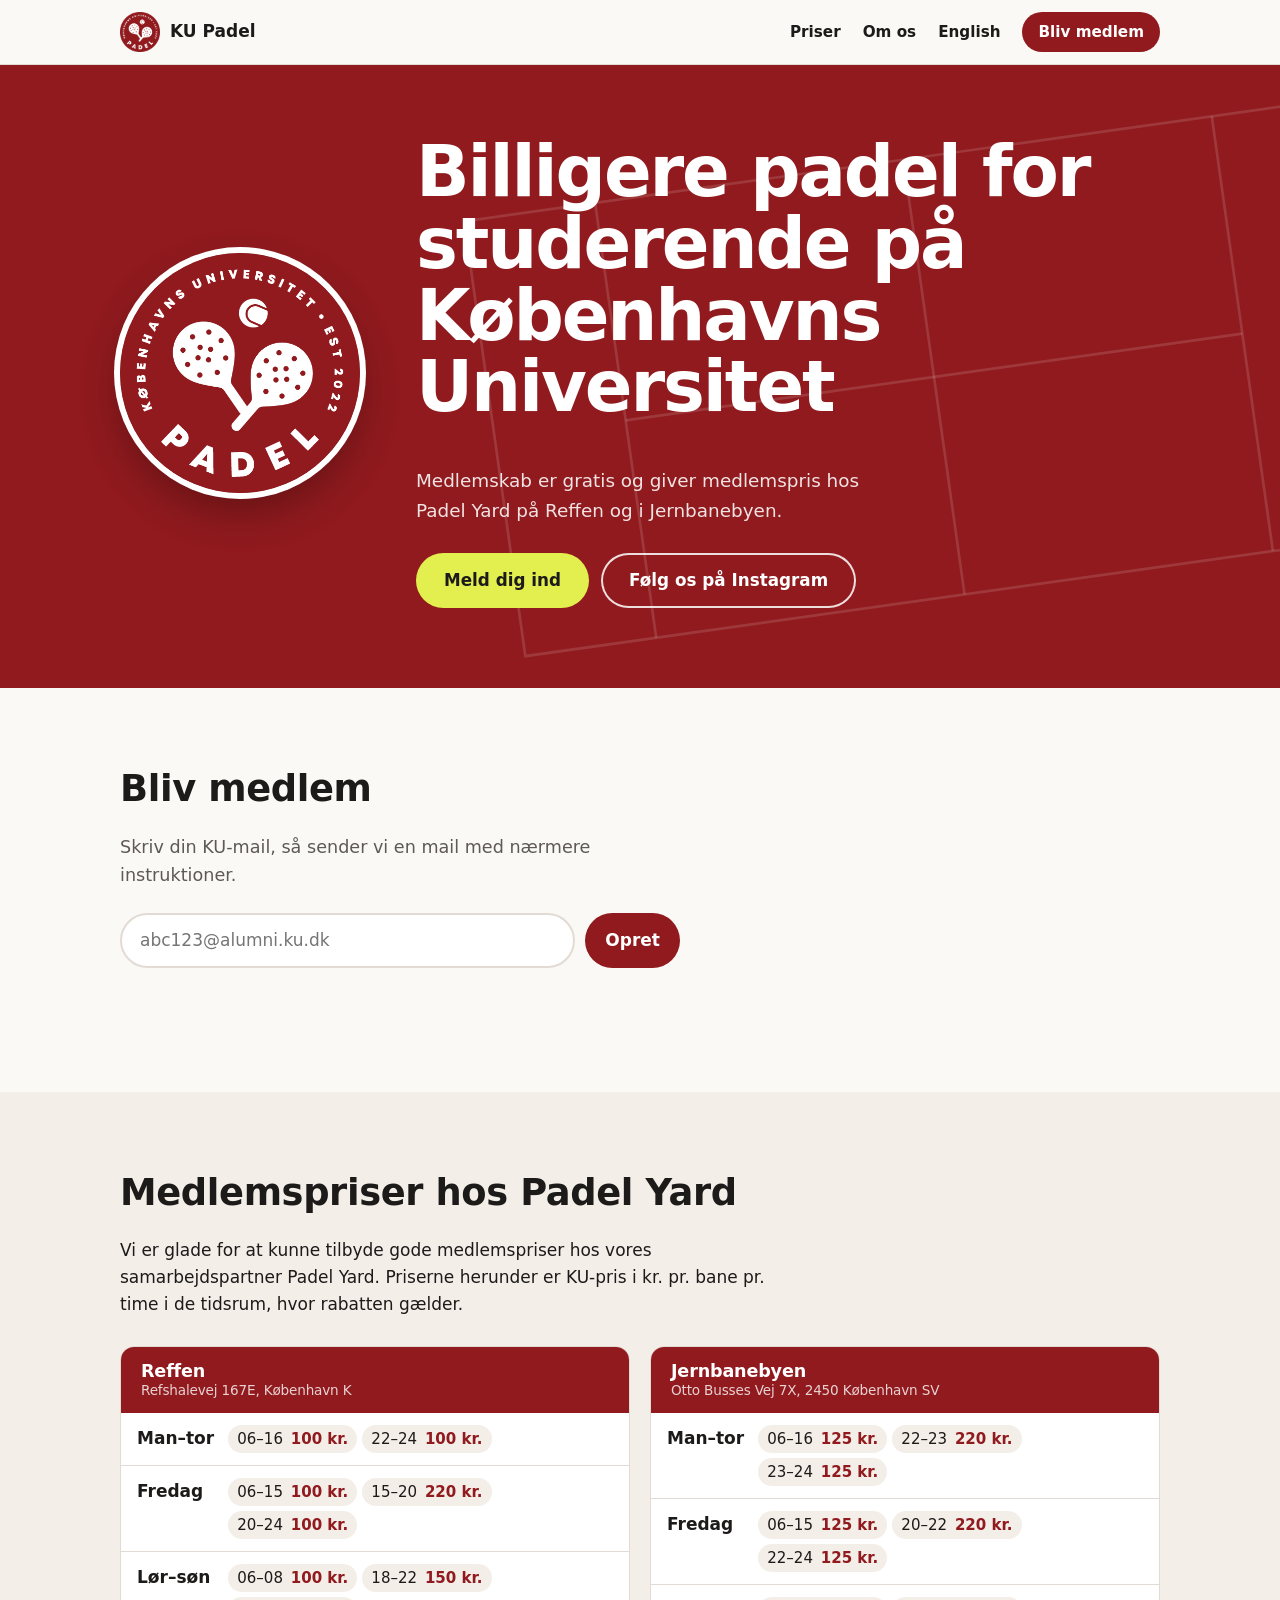
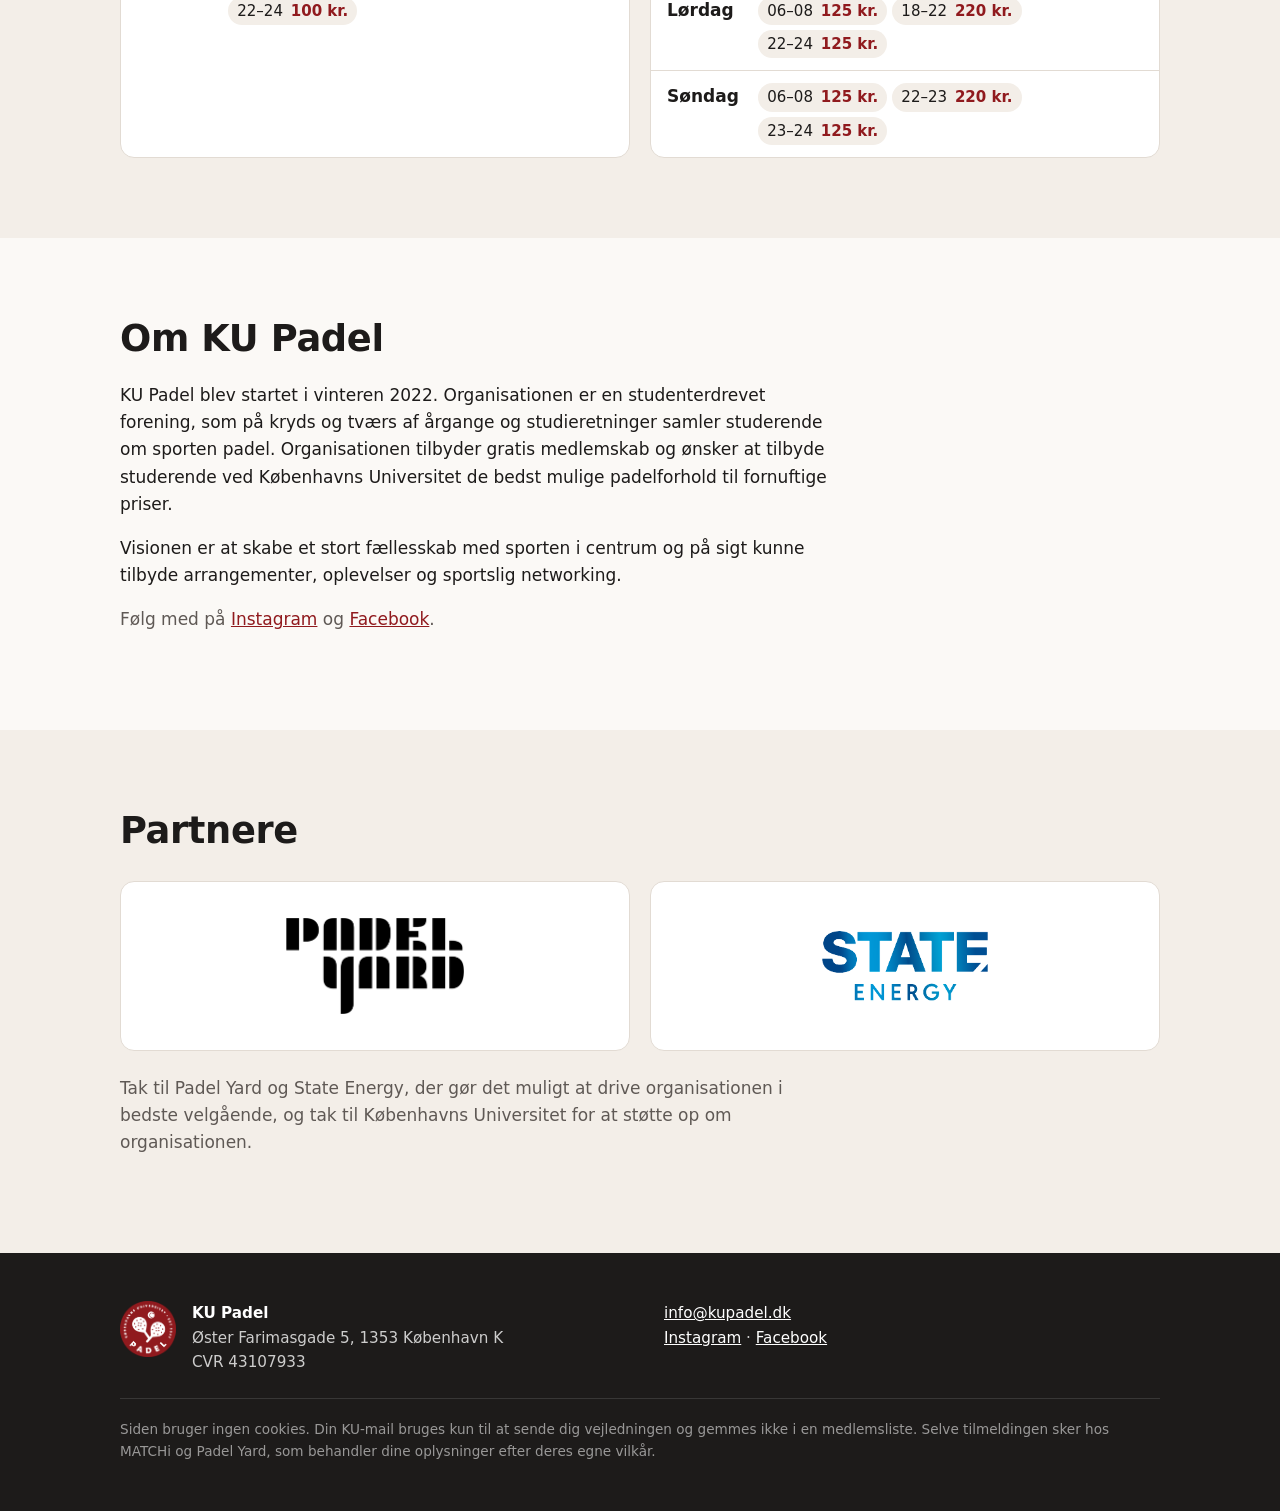
<file: index.html>
<!doctype html>
<html lang="da">
<head>
  <meta charset="utf-8">
  <meta name="viewport" content="width=device-width, initial-scale=1">
  <title>KU Padel – for studerende</title>
  <meta name="description" content="KU Padel er en gratis, studenterdrevet forening for studerende ved Københavns Universitet. Bliv medlem og spil billigere padel hos Padel Yard.">
  <meta property="og:title" content="KU Padel – for studerende">
  <meta property="og:description" content="Gratis medlemskab og billigere padel hos Padel Yard for studerende ved Københavns Universitet.">
  <meta property="og:image" content="https://kupadel.dk/assets/logo.png">
  <meta property="og:url" content="https://kupadel.dk/">
  <link rel="alternate" hreflang="en" href="https://kupadel.dk/en/">
  <link rel="icon" href="assets/favicon.png">
  <link rel="apple-touch-icon" href="assets/apple-touch-icon.png">
  <link rel="stylesheet" href="style.css">
</head>
<body>

<header class="topbar">
  <div class="wrap topbar-inner">
    <a class="brand" href="#top"><img src="assets/logo.png" alt="" width="40" height="40">KU Padel</a>
    <nav>
      <a href="#priser">Priser</a>
      <a href="#om">Om os</a>
      <a class="lang" href="en/" lang="en" hreflang="en">English</a>
      <a class="nav-cta" href="#bliv-medlem">Bliv medlem</a>
    </nav>
  </div>
</header>

<main id="top">

  <section class="hero">
    <svg class="court" viewBox="0 0 200 100" aria-hidden="true">
      <rect x="1" y="1" width="198" height="98"/>
      <line x1="100" y1="1" x2="100" y2="99"/>
      <line x1="30.5" y1="1" x2="30.5" y2="99"/>
      <line x1="169.5" y1="1" x2="169.5" y2="99"/>
      <line x1="30.5" y1="50" x2="169.5" y2="50"/>
    </svg>
    <div class="wrap hero-inner">
      <img class="hero-logo" src="assets/logo.png" alt="KU Padel – Københavns Universitet, est. 2022" width="474" height="474">
      <div>
        <h1>Billigere padel for studerende på Københavns Universitet</h1>
        <p class="hero-text">Medlemskab er gratis og giver medlemspris hos Padel Yard på Reffen og i Jernbanebyen.</p>
        <div class="hero-actions">
          <a class="btn btn-ball" href="#bliv-medlem">Meld dig ind</a>
          <a class="btn btn-outline" href="https://www.instagram.com/kupadel/" target="_blank" rel="noopener">Følg os på Instagram</a>
        </div>
      </div>
    </div>
  </section>

  <section id="bliv-medlem" class="section">
    <div class="wrap">
      <h2>Bliv medlem</h2>
      <p class="join-text">Skriv din KU-mail, så sender vi en mail med nærmere instruktioner.</p>
      <form id="join" class="join" novalidate>
        <label for="email" class="sr-only">KU-mail</label>
        <input id="email" name="email" type="email" inputmode="email" autocomplete="email" placeholder="abc123@alumni.ku.dk" required>
        <input name="website" type="text" tabindex="-1" autocomplete="off" class="hp" aria-hidden="true">
        <button class="btn" type="submit">Opret</button>
      </form>
      <p id="join-msg" class="join-msg" role="status"></p>
    </div>
  </section>

  <!-- PRISER: KU-priser pr. bane pr. time fra Padel Yard (okt. 2026). Prime time er udeladt med vilje. Ret også en/index.html. -->
  <section id="priser" class="section section-tint">
    <div class="wrap">
      <h2>Medlemspriser hos Padel Yard</h2>
      <p class="prices-intro">Vi er glade for at kunne tilbyde gode medlemspriser hos vores samarbejdspartner Padel Yard. Priserne herunder er KU-pris i kr. pr. bane pr. time i de tidsrum, hvor rabatten gælder.</p>
      <div class="price-grid">
        <div class="venue-card">
          <h3>Reffen <span>Refshalevej 167E, København K</span></h3>
          <table>
            <tr><th>Man–tor</th><td><ul class="slots"><li>06–16 <b>100 kr.</b></li><li>22–24 <b>100 kr.</b></li></ul></td></tr>
            <tr><th>Fredag</th><td><ul class="slots"><li>06–15 <b>100 kr.</b></li><li>15–20 <b>220 kr.</b></li><li>20–24 <b>100 kr.</b></li></ul></td></tr>
            <tr><th>Lør–søn</th><td><ul class="slots"><li>06–08 <b>100 kr.</b></li><li>18–22 <b>150 kr.</b></li><li>22–24 <b>100 kr.</b></li></ul></td></tr>
          </table>
        </div>
        <div class="venue-card">
          <h3>Jernbanebyen <span>Otto Busses Vej 7X, 2450 København SV</span></h3>
          <table>
            <tr><th>Man–tor</th><td><ul class="slots"><li>06–16 <b>125 kr.</b></li><li>22–23 <b>220 kr.</b></li><li>23–24 <b>125 kr.</b></li></ul></td></tr>
            <tr><th>Fredag</th><td><ul class="slots"><li>06–15 <b>125 kr.</b></li><li>20–22 <b>220 kr.</b></li><li>22–24 <b>125 kr.</b></li></ul></td></tr>
            <tr><th>Lørdag</th><td><ul class="slots"><li>06–08 <b>125 kr.</b></li><li>18–22 <b>220 kr.</b></li><li>22–24 <b>125 kr.</b></li></ul></td></tr>
            <tr><th>Søndag</th><td><ul class="slots"><li>06–08 <b>125 kr.</b></li><li>22–23 <b>220 kr.</b></li><li>23–24 <b>125 kr.</b></li></ul></td></tr>
          </table>
        </div>
      </div>
    </div>
  </section>

  <section id="om" class="section">
    <div class="wrap narrow">
      <h2>Om KU Padel</h2>
      <p>KU Padel blev startet i vinteren 2022. Organisationen er en studenterdrevet forening, som på kryds og tværs af årgange og studieretninger samler studerende om sporten padel. Organisationen tilbyder gratis medlemskab og ønsker at tilbyde studerende ved Københavns Universitet de bedst mulige padelforhold til fornuftige priser.</p>
      <p>Visionen er at skabe et stort fællesskab med sporten i centrum og på sigt kunne tilbyde arrangementer, oplevelser og sportslig networking.</p>
      <p class="social">Følg med på <a href="https://www.instagram.com/kupadel/" target="_blank" rel="noopener">Instagram</a> og <a href="https://www.facebook.com/KU-Padel-109963844948244" target="_blank" rel="noopener">Facebook</a>.</p>
    </div>
  </section>

  <section id="partnere" class="section section-tint">
    <div class="wrap">
      <h2>Partnere</h2>
      <div class="partners">
        <a href="https://padelyard.dk" target="_blank" rel="noopener"><img src="assets/padelyard.png" alt="Padel Yard" width="714" height="387"></a>
        <a href="https://state.nu" target="_blank" rel="noopener"><img src="assets/state-energy.png" alt="State Energy" width="262" height="111"></a>
      </div>
      <p class="thanks">Tak til Padel Yard og State Energy, der gør det muligt at drive organisationen i bedste velgående, og tak til Københavns Universitet for at støtte op om organisationen.</p>
    </div>
  </section>

</main>

<footer class="footer">
  <div class="wrap footer-inner">
    <div>
      <img src="assets/logo.png" alt="" width="56" height="56">
      <p><strong>KU Padel</strong><br>Øster Farimasgade 5, 1353 København K<br>CVR 43107933</p>
    </div>
    <div>
      <p><a href="mailto:info@kupadel.dk">info@kupadel.dk</a><br>
        <a href="https://www.instagram.com/kupadel/" target="_blank" rel="noopener">Instagram</a> · <a href="https://www.facebook.com/KU-Padel-109963844948244" target="_blank" rel="noopener">Facebook</a></p>
    </div>
    <p class="privacy">Siden bruger ingen cookies. Din KU-mail bruges kun til at sende dig vejledningen og gemmes ikke i en medlemsliste. Selve tilmeldingen sker hos MATCHi og Padel Yard, som behandler dine oplysninger efter deres egne vilkår.</p>
  </div>
</footer>

<script src="join.js"></script>

</body>
</html>
</file>
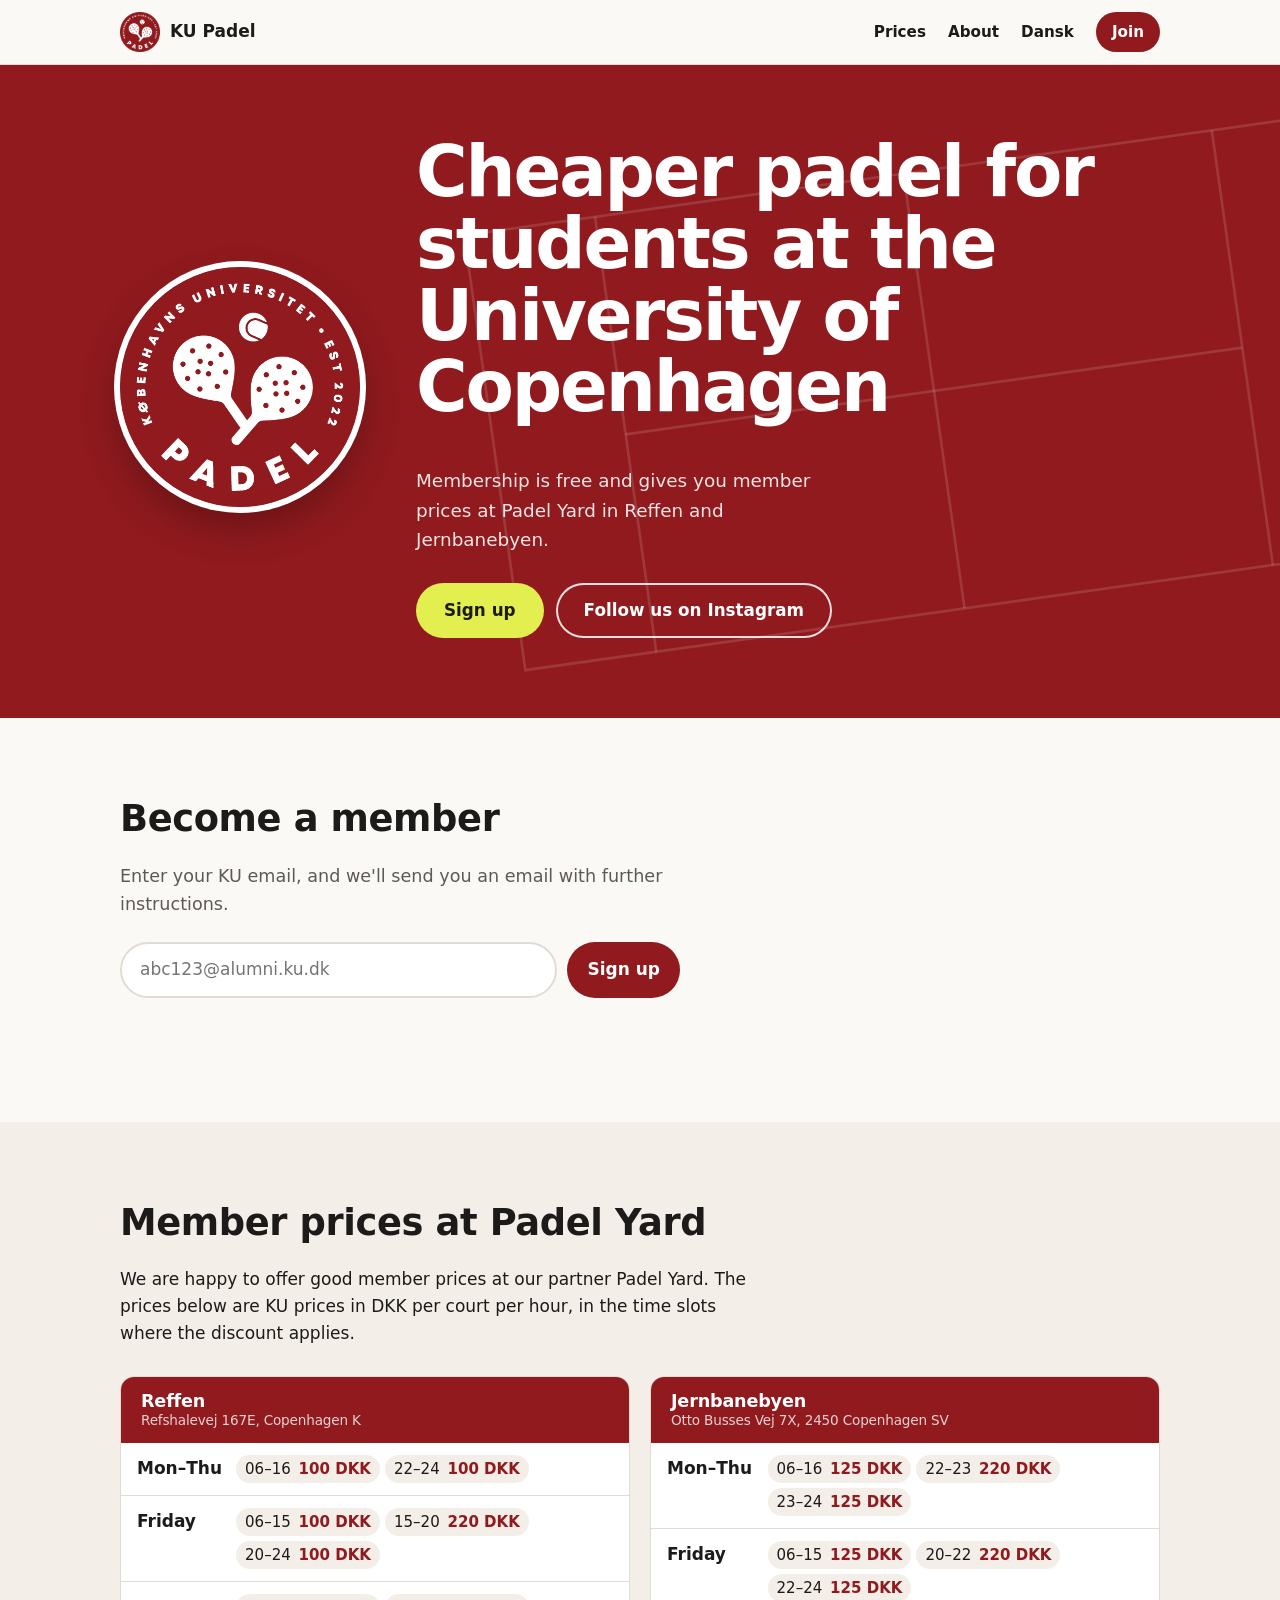
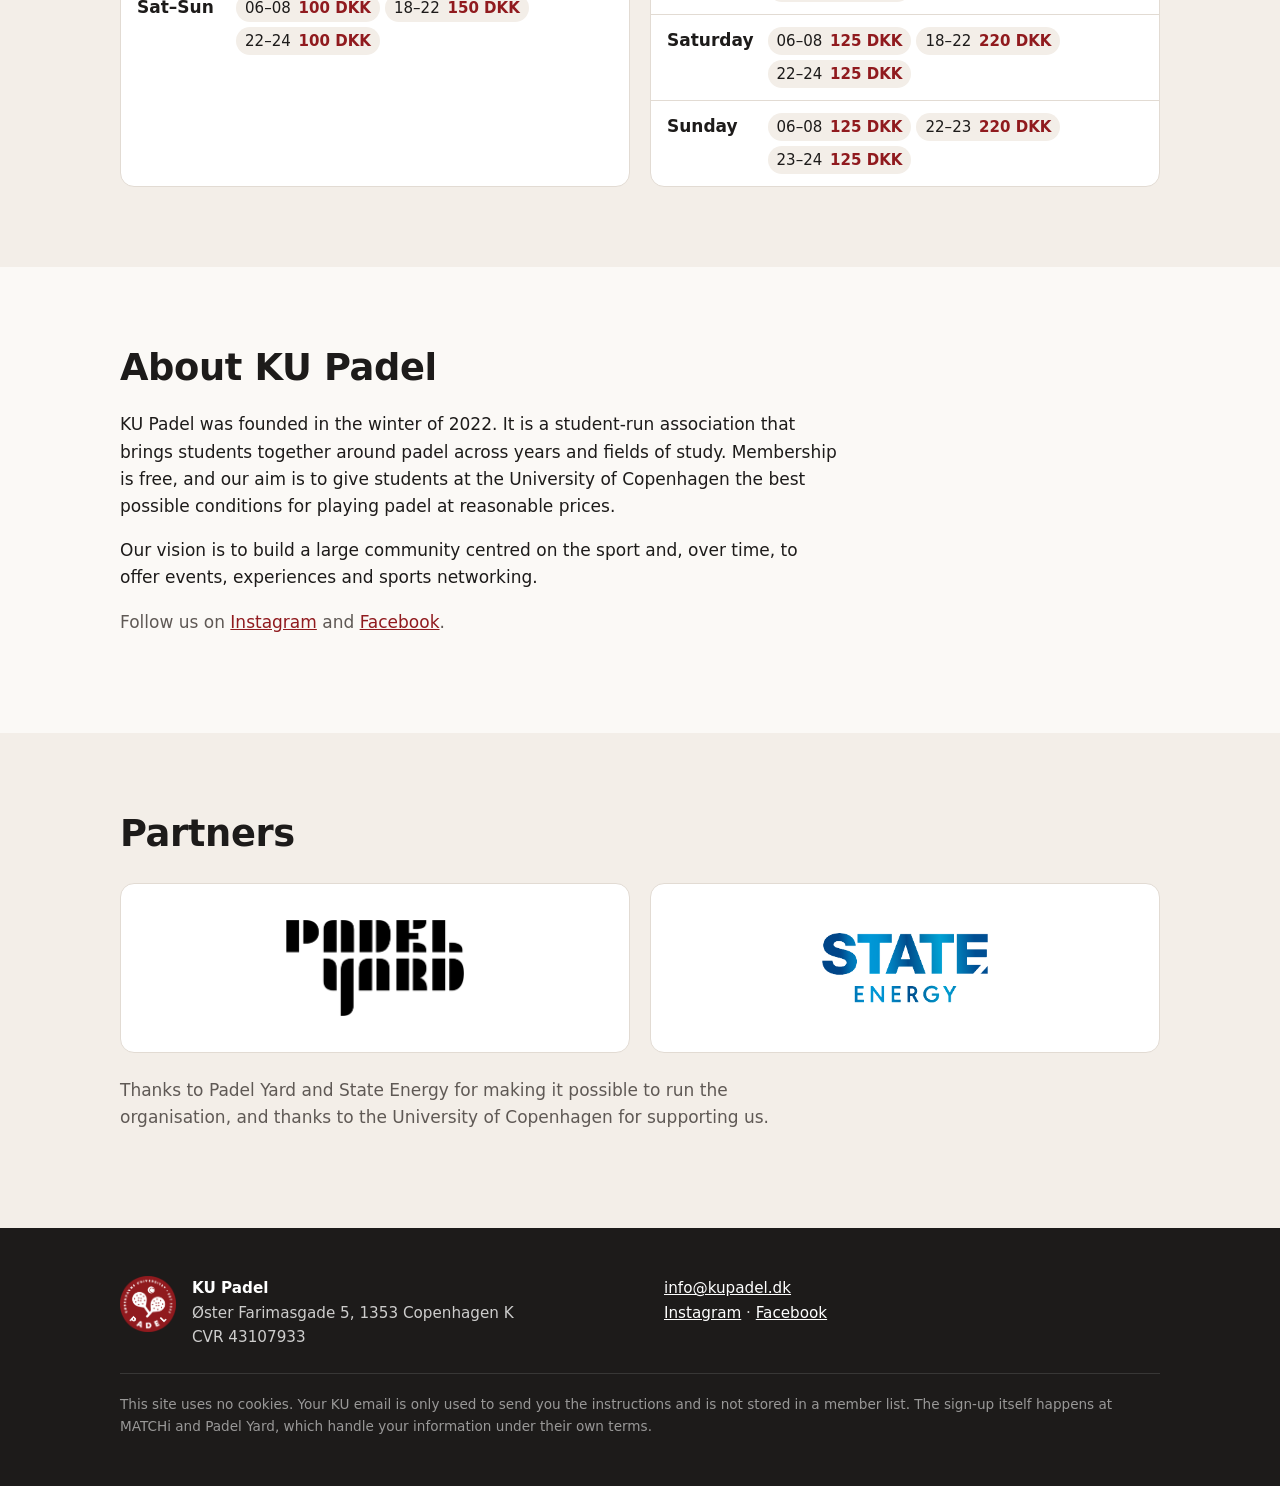
<file: en/index.html>
<!doctype html>
<html lang="en">
<head>
  <meta charset="utf-8">
  <meta name="viewport" content="width=device-width, initial-scale=1">
  <title>KU Padel – for students</title>
  <meta name="description" content="KU Padel is a free, student-run association for students at the University of Copenhagen. Join and play padel for less at Padel Yard.">
  <meta property="og:title" content="KU Padel – for students">
  <meta property="og:description" content="Free membership and cheaper padel at Padel Yard for students at the University of Copenhagen.">
  <meta property="og:image" content="https://kupadel.dk/assets/logo.png">
  <meta property="og:url" content="https://kupadel.dk/en/">
  <link rel="alternate" hreflang="da" href="https://kupadel.dk/">
  <link rel="icon" href="../assets/favicon.png">
  <link rel="apple-touch-icon" href="../assets/apple-touch-icon.png">
  <link rel="stylesheet" href="../style.css">
</head>
<body>

<header class="topbar">
  <div class="wrap topbar-inner">
    <a class="brand" href="#top"><img src="../assets/logo.png" alt="" width="40" height="40">KU Padel</a>
    <nav>
      <a href="#prices">Prices</a>
      <a href="#about">About</a>
      <a class="lang" href="../" lang="da" hreflang="da">Dansk</a>
      <a class="nav-cta" href="#join-us">Join</a>
    </nav>
  </div>
</header>

<main id="top">

  <section class="hero">
    <svg class="court" viewBox="0 0 200 100" aria-hidden="true">
      <rect x="1" y="1" width="198" height="98"/>
      <line x1="100" y1="1" x2="100" y2="99"/>
      <line x1="30.5" y1="1" x2="30.5" y2="99"/>
      <line x1="169.5" y1="1" x2="169.5" y2="99"/>
      <line x1="30.5" y1="50" x2="169.5" y2="50"/>
    </svg>
    <div class="wrap hero-inner">
      <img class="hero-logo" src="../assets/logo.png" alt="KU Padel – University of Copenhagen, est. 2022" width="474" height="474">
      <div>
        <h1>Cheaper padel for students at the University of Copenhagen</h1>
        <p class="hero-text">Membership is free and gives you member prices at Padel Yard in Reffen and Jernbanebyen.</p>
        <div class="hero-actions">
          <a class="btn btn-ball" href="#join-us">Sign up</a>
          <a class="btn btn-outline" href="https://www.instagram.com/kupadel/" target="_blank" rel="noopener">Follow us on Instagram</a>
        </div>
      </div>
    </div>
  </section>

  <section id="join-us" class="section">
    <div class="wrap">
      <h2>Become a member</h2>
      <p class="join-text">Enter your KU email, and we'll send you an email with further instructions.</p>
      <form id="join" class="join" novalidate>
        <label for="email" class="sr-only">KU email</label>
        <input id="email" name="email" type="email" inputmode="email" autocomplete="email" placeholder="abc123@alumni.ku.dk" required>
        <input name="website" type="text" tabindex="-1" autocomplete="off" class="hp" aria-hidden="true">
        <button class="btn" type="submit">Sign up</button>
      </form>
      <p id="join-msg" class="join-msg" role="status"></p>
    </div>
  </section>

  <!-- PRICES: KU prices per court per hour from Padel Yard (Oct 2026). Prime time left out on purpose. Update index.html too. -->
  <section id="prices" class="section section-tint">
    <div class="wrap">
      <h2>Member prices at Padel Yard</h2>
      <p class="prices-intro">We are happy to offer good member prices at our partner Padel Yard. The prices below are KU prices in DKK per court per hour, in the time slots where the discount applies.</p>
      <div class="price-grid">
        <div class="venue-card">
          <h3>Reffen <span>Refshalevej 167E, Copenhagen K</span></h3>
          <table>
            <tr><th>Mon–Thu</th><td><ul class="slots"><li>06–16 <b>100 DKK</b></li><li>22–24 <b>100 DKK</b></li></ul></td></tr>
            <tr><th>Friday</th><td><ul class="slots"><li>06–15 <b>100 DKK</b></li><li>15–20 <b>220 DKK</b></li><li>20–24 <b>100 DKK</b></li></ul></td></tr>
            <tr><th>Sat–Sun</th><td><ul class="slots"><li>06–08 <b>100 DKK</b></li><li>18–22 <b>150 DKK</b></li><li>22–24 <b>100 DKK</b></li></ul></td></tr>
          </table>
        </div>
        <div class="venue-card">
          <h3>Jernbanebyen <span>Otto Busses Vej 7X, 2450 Copenhagen SV</span></h3>
          <table>
            <tr><th>Mon–Thu</th><td><ul class="slots"><li>06–16 <b>125 DKK</b></li><li>22–23 <b>220 DKK</b></li><li>23–24 <b>125 DKK</b></li></ul></td></tr>
            <tr><th>Friday</th><td><ul class="slots"><li>06–15 <b>125 DKK</b></li><li>20–22 <b>220 DKK</b></li><li>22–24 <b>125 DKK</b></li></ul></td></tr>
            <tr><th>Saturday</th><td><ul class="slots"><li>06–08 <b>125 DKK</b></li><li>18–22 <b>220 DKK</b></li><li>22–24 <b>125 DKK</b></li></ul></td></tr>
            <tr><th>Sunday</th><td><ul class="slots"><li>06–08 <b>125 DKK</b></li><li>22–23 <b>220 DKK</b></li><li>23–24 <b>125 DKK</b></li></ul></td></tr>
          </table>
        </div>
      </div>
    </div>
  </section>

  <section id="about" class="section">
    <div class="wrap narrow">
      <h2>About KU Padel</h2>
      <p>KU Padel was founded in the winter of 2022. It is a student-run association that brings students together around padel across years and fields of study. Membership is free, and our aim is to give students at the University of Copenhagen the best possible conditions for playing padel at reasonable prices.</p>
      <p>Our vision is to build a large community centred on the sport and, over time, to offer events, experiences and sports networking.</p>
      <p class="social">Follow us on <a href="https://www.instagram.com/kupadel/" target="_blank" rel="noopener">Instagram</a> and <a href="https://www.facebook.com/KU-Padel-109963844948244" target="_blank" rel="noopener">Facebook</a>.</p>
    </div>
  </section>

  <section id="partners" class="section section-tint">
    <div class="wrap">
      <h2>Partners</h2>
      <div class="partners">
        <a href="https://padelyard.dk" target="_blank" rel="noopener"><img src="../assets/padelyard.png" alt="Padel Yard" width="714" height="387"></a>
        <a href="https://state.nu" target="_blank" rel="noopener"><img src="../assets/state-energy.png" alt="State Energy" width="262" height="111"></a>
      </div>
      <p class="thanks">Thanks to Padel Yard and State Energy for making it possible to run the organisation, and thanks to the University of Copenhagen for supporting us.</p>
    </div>
  </section>

</main>

<footer class="footer">
  <div class="wrap footer-inner">
    <div>
      <img src="../assets/logo.png" alt="" width="56" height="56">
      <p><strong>KU Padel</strong><br>Øster Farimasgade 5, 1353 Copenhagen K<br>CVR 43107933</p>
    </div>
    <div>
      <p><a href="mailto:info@kupadel.dk">info@kupadel.dk</a><br>
        <a href="https://www.instagram.com/kupadel/" target="_blank" rel="noopener">Instagram</a> · <a href="https://www.facebook.com/KU-Padel-109963844948244" target="_blank" rel="noopener">Facebook</a></p>
    </div>
    <p class="privacy">This site uses no cookies. Your KU email is only used to send you the instructions and is not stored in a member list. The sign-up itself happens at MATCHi and Padel Yard, which handle your information under their own terms.</p>
  </div>
</footer>

<script src="../join.js"></script>

</body>
</html>
</file>
<file: style.css>
:root {
  --red: #901a1e;
  --red-deep: #6f1317;
  --ball: #e3ef4f;
  --ink: #1d1b1a;
  --muted: #5f5955;
  --paper: #fbf9f6;
  --tint: #f3eee8;
  --line: #e2dbd3;
  --radius: 14px;
}

* { box-sizing: border-box; }

html { scroll-behavior: smooth; scroll-padding-top: 72px; }

body {
  margin: 0;
  background: var(--paper);
  color: var(--ink);
  font: 17px/1.6 ui-sans-serif, system-ui, -apple-system, "Segoe UI", Roboto, Helvetica, Arial, sans-serif;
  -webkit-font-smoothing: antialiased;
}

img { max-width: 100%; height: auto; display: block; }

a { color: var(--red); }

h1, h2, h3 { line-height: 1.15; margin: 0 0 .6em; letter-spacing: -.01em; }
h2 { font-size: clamp(1.7rem, 4vw, 2.3rem); font-weight: 800; }
h3 { font-size: 1.15rem; font-weight: 700; }

.wrap { max-width: 1080px; margin: 0 auto; padding: 0 20px; }
.narrow > * { max-width: 720px; }

/* Topbar */
.topbar {
  position: sticky; top: 0; z-index: 10;
  background: rgba(251, 249, 246, .92);
  backdrop-filter: blur(8px);
  border-bottom: 1px solid var(--line);
}
.topbar-inner { display: flex; align-items: center; justify-content: space-between; height: 64px; }
.brand { display: flex; align-items: center; gap: 10px; font-weight: 800; color: var(--ink); text-decoration: none; }
.topbar nav { display: flex; align-items: center; gap: 22px; }
.topbar nav a { color: var(--ink); text-decoration: none; font-weight: 600; font-size: .95rem; }
.topbar nav a:hover { color: var(--red); }
.topbar nav .nav-cta { background: var(--red); color: #fff; padding: 8px 16px; border-radius: 999px; }
.topbar nav .nav-cta:hover { background: var(--red-deep); color: #fff; }

/* Hero */
.hero {
  position: relative; overflow: hidden;
  background: var(--red);
  color: #fff;
  padding: 72px 0 80px;
}
.court {
  position: absolute; right: -8%; top: 50%;
  width: 70%; min-width: 520px;
  transform: translateY(-50%) rotate(-8deg);
  fill: none; stroke: rgba(255, 255, 255, .13); stroke-width: .6;
}
.hero-inner { position: relative; display: grid; grid-template-columns: 240px 1fr; gap: 56px; align-items: center; }
.hero-logo { width: 240px; border-radius: 50%; box-shadow: 0 0 0 6px #fff, 0 18px 40px rgba(0, 0, 0, .3); }
.hero h1 { font-size: clamp(2.3rem, 6vw, 4.4rem); font-weight: 900; letter-spacing: -.03em; line-height: 1.02; max-width: 14ch; }
.hero-text { font-size: 1.15rem; max-width: 38ch; margin: 0 0 28px; color: rgba(255, 255, 255, .88); }

/* Buttons */
.btn {
  display: inline-block;
  background: var(--red); color: #fff;
  font-weight: 700; text-decoration: none;
  padding: 11px 20px; border-radius: 999px;
  transition: background .15s, transform .15s;
}
.btn:hover { background: var(--red-deep); transform: translateY(-1px); }
.btn-ball { background: var(--ball); color: var(--ink); font-size: 1.05rem; padding: 14px 28px; }
.btn-ball:hover { background: #fff; color: var(--ink); }
.btn-ghost { background: transparent; color: var(--red); box-shadow: inset 0 0 0 2px var(--red); }
.btn-ghost:hover { background: var(--red); color: #fff; }
.btn-row { display: flex; flex-wrap: wrap; gap: 10px; }
.hero-actions { display: flex; flex-wrap: wrap; gap: 12px; }
.btn-outline { background: transparent; color: #fff; box-shadow: inset 0 0 0 2px rgba(255, 255, 255, .85); font-size: 1.05rem; padding: 14px 28px; }
.btn-outline:hover { background: #fff; color: var(--red); }

/* Sections */
.section { padding: 80px 0; }
.section-tint { background: var(--tint); }
.section p { margin: 0 0 1em; }

/* Join */
.join-text { max-width: 52ch; color: var(--muted); font-size: 1.1rem; }
.join { display: flex; gap: 10px; max-width: 560px; margin-top: 24px; }
.join input[type=email] {
  flex: 1; min-width: 0;
  font: inherit; padding: 12px 18px;
  border: 2px solid var(--line); border-radius: 999px; background: #fff; color: var(--ink);
}
.join input[type=email]:focus { outline: none; border-color: var(--red); }
.join .btn { border: 0; font: inherit; font-weight: 700; cursor: pointer; }
.join .btn:disabled { opacity: .6; cursor: default; transform: none; }
.join-msg { min-height: 1.6em; margin-top: 12px; font-weight: 600; }
.join-msg.ok { color: #2f6b2f; }
.join-msg.error { color: var(--red); }
.hp { position: absolute; left: -9999px; }
.sr-only { position: absolute; width: 1px; height: 1px; overflow: hidden; clip: rect(0 0 0 0); }

/* Prices */
.prices-intro { max-width: 60ch; }
.price-grid { display: grid; grid-template-columns: 1fr 1fr; gap: 20px; margin-top: 28px; }
.venue-card { background: #fff; border: 1px solid var(--line); border-radius: var(--radius); overflow: hidden; }
.venue-card h3 { margin: 0; padding: 14px 20px; background: var(--red); color: #fff; font-size: 1.1rem; }
.venue-card h3 span { display: block; font-weight: 400; font-size: .85rem; opacity: .8; margin-top: 2px; }
.venue-card table { width: 100%; border-collapse: collapse; }
.venue-card th, .venue-card td { padding: 12px 16px 12px 4px; text-align: left; vertical-align: top; border-top: 1px solid var(--line); }
.venue-card tr:first-child th, .venue-card tr:first-child td { border-top: 0; }
.venue-card th { font-weight: 600; white-space: nowrap; width: 1%; padding-left: 16px; padding-right: 10px; }
.slots { list-style: none; margin: 0; padding: 0; display: flex; flex-wrap: wrap; gap: 5px; }
.slots li { background: var(--tint); border-radius: 999px; padding: 2px 9px; font-size: .94rem; font-variant-numeric: tabular-nums; white-space: nowrap; }
.slots b { color: var(--red); margin-left: 3px; }

/* About */
.social { color: var(--muted); }

/* Partners */
.partners { display: flex; flex-wrap: wrap; gap: 20px; margin: 28px 0 24px; }
.partners a {
  flex: 1 1 260px;
  display: grid; place-items: center;
  background: #fff; border: 1px solid var(--line); border-radius: var(--radius);
  height: 170px; padding: 28px;
  transition: border-color .15s;
}
.partners a:hover { border-color: var(--red); }
.partners img { width: auto; height: 96px; }
.partners img[alt="State Energy"] { height: 70px; }
.thanks { color: var(--muted); max-width: 64ch; }

/* Footer */
.footer { background: var(--ink); color: rgba(255, 255, 255, .78); padding: 48px 0; font-size: .95rem; }
.footer a { color: #fff; }
.footer-inner { display: grid; grid-template-columns: 1fr 1fr; gap: 24px 48px; }
.footer-inner > div:first-child { display: flex; gap: 16px; align-items: flex-start; }
.footer p { margin: 0; }
.footer strong { color: #fff; }
.privacy { grid-column: 1 / -1; font-size: .85rem; color: rgba(255, 255, 255, .55); border-top: 1px solid rgba(255, 255, 255, .12); padding-top: 20px; }

/* Mobile */
@media (max-width: 1040px) {
  .price-grid { grid-template-columns: 1fr; }
}
@media (max-width: 820px) {
  .hero { padding: 48px 0 56px; }
  .hero-inner { grid-template-columns: 1fr; gap: 28px; }
  .hero-logo { width: 140px; }
  .section { padding: 56px 0; }
  .footer-inner { grid-template-columns: 1fr; }
}
@media (max-width: 560px) {
  .join { flex-direction: column; }
  .join .btn { align-self: flex-start; }
  .topbar nav a:not(.nav-cta):not(.lang) { display: none; }
  .topbar nav { gap: 14px; }
  .venue-card th, .venue-card td { padding: 10px 14px; }
}
</file>
